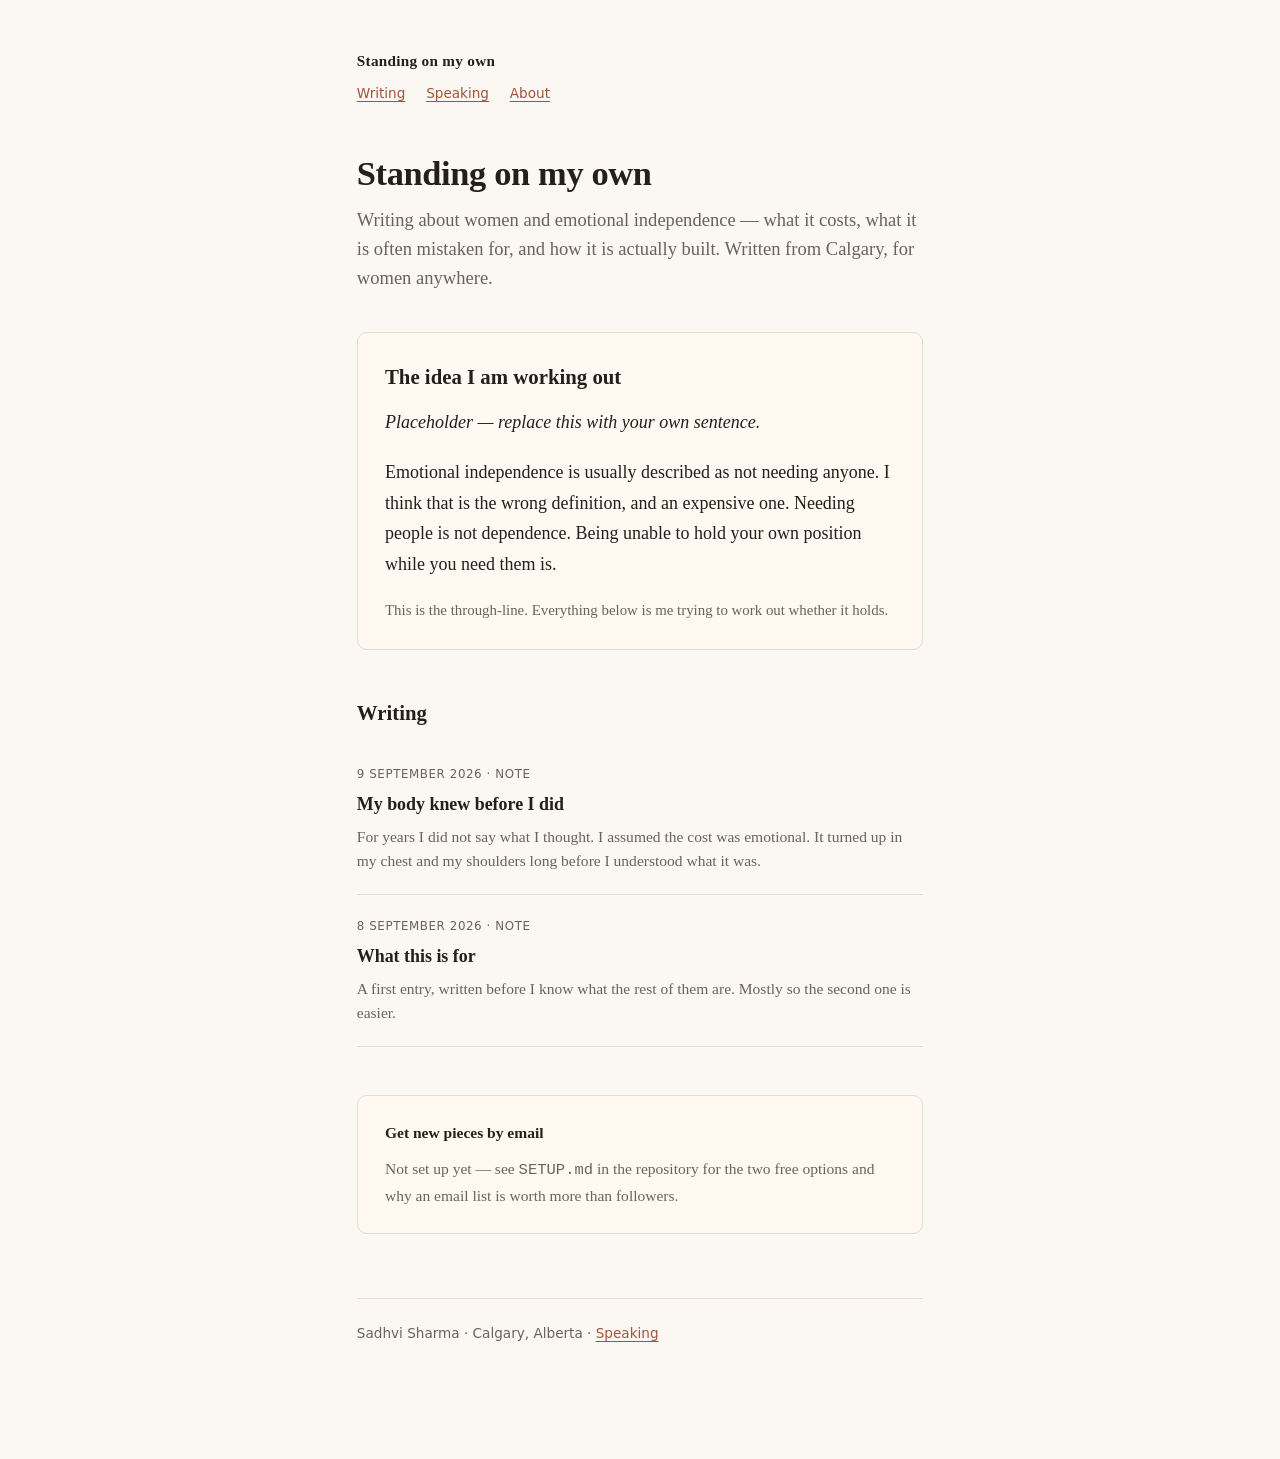
<file: index.html>
<!doctype html>
<html lang="en">
<head>
<meta charset="utf-8">
<meta name="viewport" content="width=device-width, initial-scale=1">
<title>Standing on my own — Sadhvi Sharma</title>
<meta name="description" content="Writing on women and emotional independence. Daily notes, longer essays, and one idea being worked out in public.">
<link rel="stylesheet" href="style.css">
</head>
<body>
<div class="wrap">

<header class="site">
  <a class="name" href="/standing-on-my-own/">Standing on my own</a>
  <nav>
    <a href="/standing-on-my-own/">Writing</a>
    <a href="/standing-on-my-own/speaking.html">Speaking</a>
    <a href="/standing-on-my-own/about.html">About</a>
  </nav>
</header>

<h1>Standing on my own</h1>
<p class="lede">Writing about women and emotional independence — what it costs,
what it is often mistaken for, and how it is actually built. Written from
Calgary, for women anywhere.</p>

<div class="thesis">
  <h2>The idea I am working out</h2>
  <p><em>Placeholder — replace this with your own sentence.</em></p>
  <p>Emotional independence is usually described as not needing anyone. I think
  that is the wrong definition, and an expensive one. Needing people is not
  dependence. Being unable to hold your own position while you need them is.</p>
  <p style="color:var(--muted); font-size:.93rem; margin-bottom:0;">This is the
  through-line. Everything below is me trying to work out whether it holds.</p>
</div>

<h2>Writing</h2>

  <!-- POSTS -->

  <a class="entry" href="2026-09-09-my-body-knew-first.html">
    <span class="d">9 September 2026 · note</span>
    <h3>My body knew before I did</h3>
    <p>For years I did not say what I thought. I assumed the cost was emotional. It turned up in my chest and my shoulders long before I understood what it was.</p>
  </a>

  <a class="entry" href="2026-09-08-what-this-is-for.html">
    <span class="d">8 September 2026 · note</span>
    <h3>What this is for</h3>
    <p>A first entry, written before I know what the rest of them are. Mostly so the second one is easier.</p>
  </a>
  <!-- /POSTS -->

<div class="subscribe">
  <p style="margin-bottom:.6rem;"><b>Get new pieces by email</b></p>
  <p style="margin-bottom:0; color:var(--muted);">Not set up yet — see
  <code>SETUP.md</code> in the repository for the two free options and why an
  email list is worth more than followers.</p>
</div>

<footer>
  <p>Sadhvi Sharma · Calgary, Alberta ·
  <a href="/standing-on-my-own/speaking.html">Speaking</a></p>
</footer>

</div>
</body>
</html>
</file>
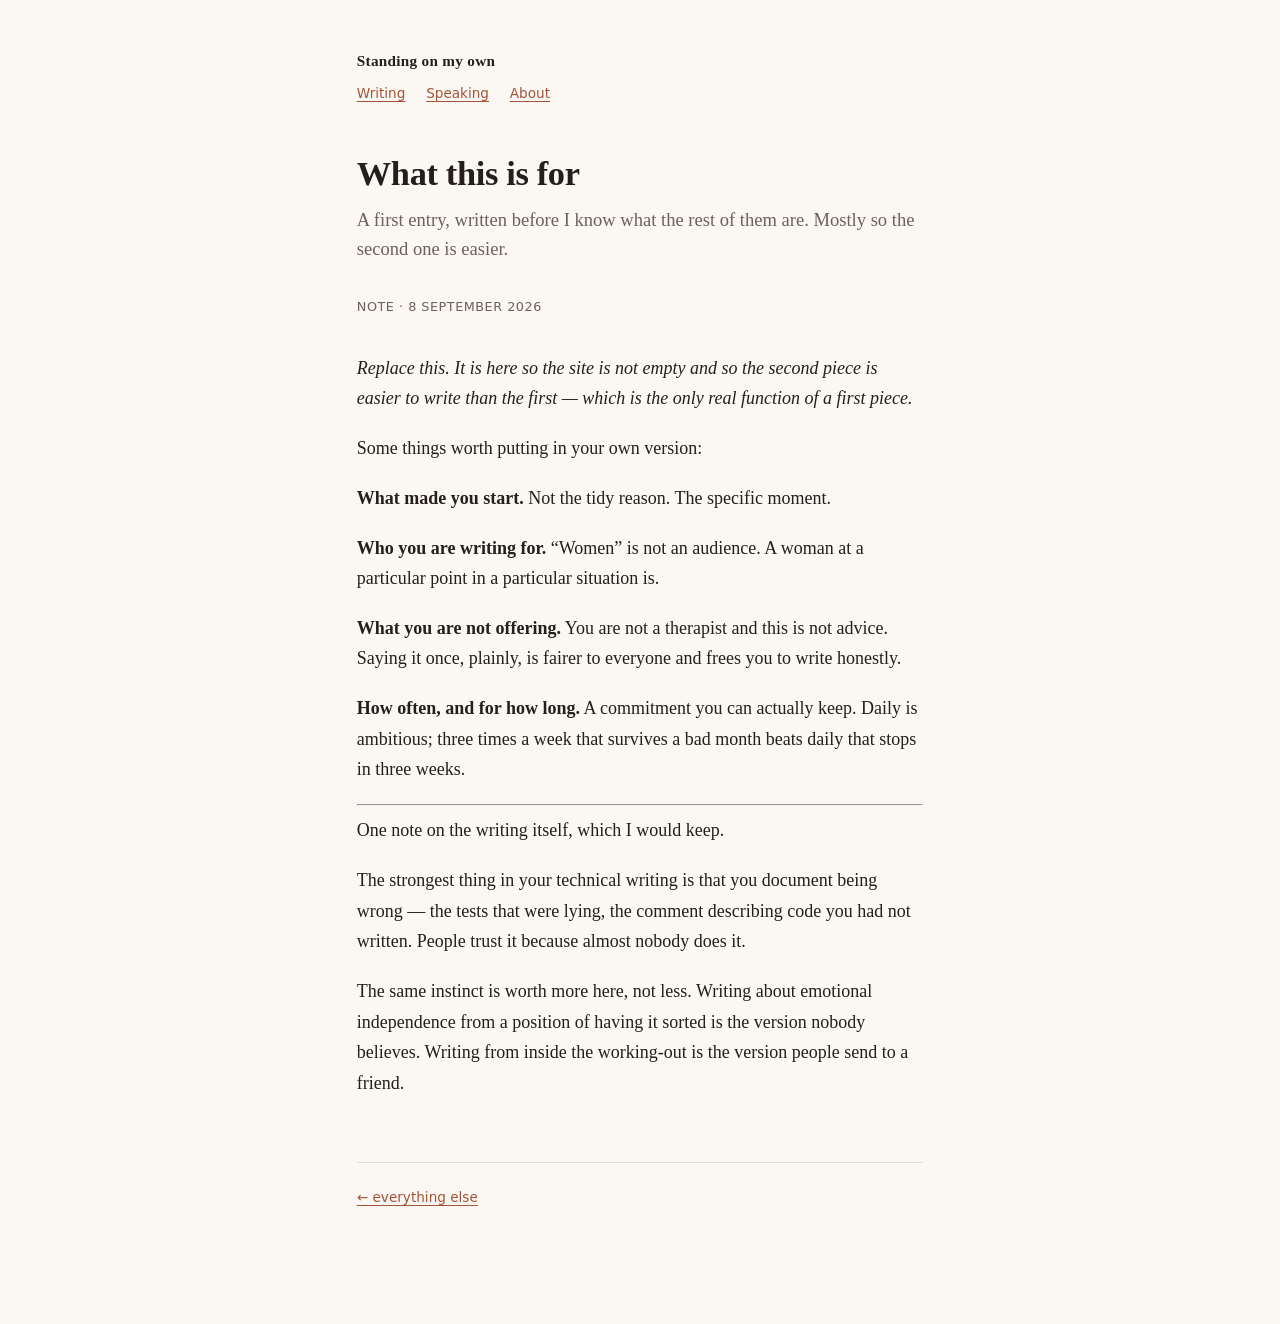
<file: 2026-09-08-what-this-is-for.html>
<!doctype html>
<html lang="en">
<head>
<meta charset="utf-8">
<meta name="viewport" content="width=device-width, initial-scale=1">
<title>What this is for — Sadhvi Sharma</title>
<meta name="description" content="A first entry, written before I know what the rest of them are. Mostly so the second one is easier.">
<link rel="stylesheet" href="style.css">
</head>
<body>
<div class="wrap">

<header class="site">
  <a class="name" href="/standing-on-my-own/">Standing on my own</a>
  <nav>
    <a href="/standing-on-my-own/">Writing</a>
    <a href="/standing-on-my-own/speaking.html">Speaking</a>
    <a href="/standing-on-my-own/about.html">About</a>
  </nav>
</header>

<h1>What this is for</h1>
<p class="lede">A first entry, written before I know what the rest of them are. Mostly so the second one is easier.</p>
<p class="date">note · 8 September 2026</p>

<p><em>Replace this. It is here so the site is not empty and so the second piece is
easier to write than the first — which is the only real function of a first
piece.</em></p>
<p>Some things worth putting in your own version:</p>
<p><strong>What made you start.</strong> Not the tidy reason. The specific moment.</p>
<p><strong>Who you are writing for.</strong> &ldquo;Women&rdquo; is not an audience. A woman at a
particular point in a particular situation is.</p>
<p><strong>What you are not offering.</strong> You are not a therapist and this is not advice.
Saying it once, plainly, is fairer to everyone and frees you to write honestly.</p>
<p><strong>How often, and for how long.</strong> A commitment you can actually keep. Daily is
ambitious; three times a week that survives a bad month beats daily that stops
in three weeks.</p>
<hr />
<p>One note on the writing itself, which I would keep.</p>
<p>The strongest thing in your technical writing is that you document being
wrong — the tests that were lying, the comment describing code you had not
written. People trust it because almost nobody does it.</p>
<p>The same instinct is worth more here, not less. Writing about emotional
independence from a position of having it sorted is the version nobody
believes. Writing from inside the working-out is the version people send to a
friend.</p>

<footer>
  <p><a href="/standing-on-my-own/">← everything else</a></p>
</footer>

</div>
</body>
</html>
</file>
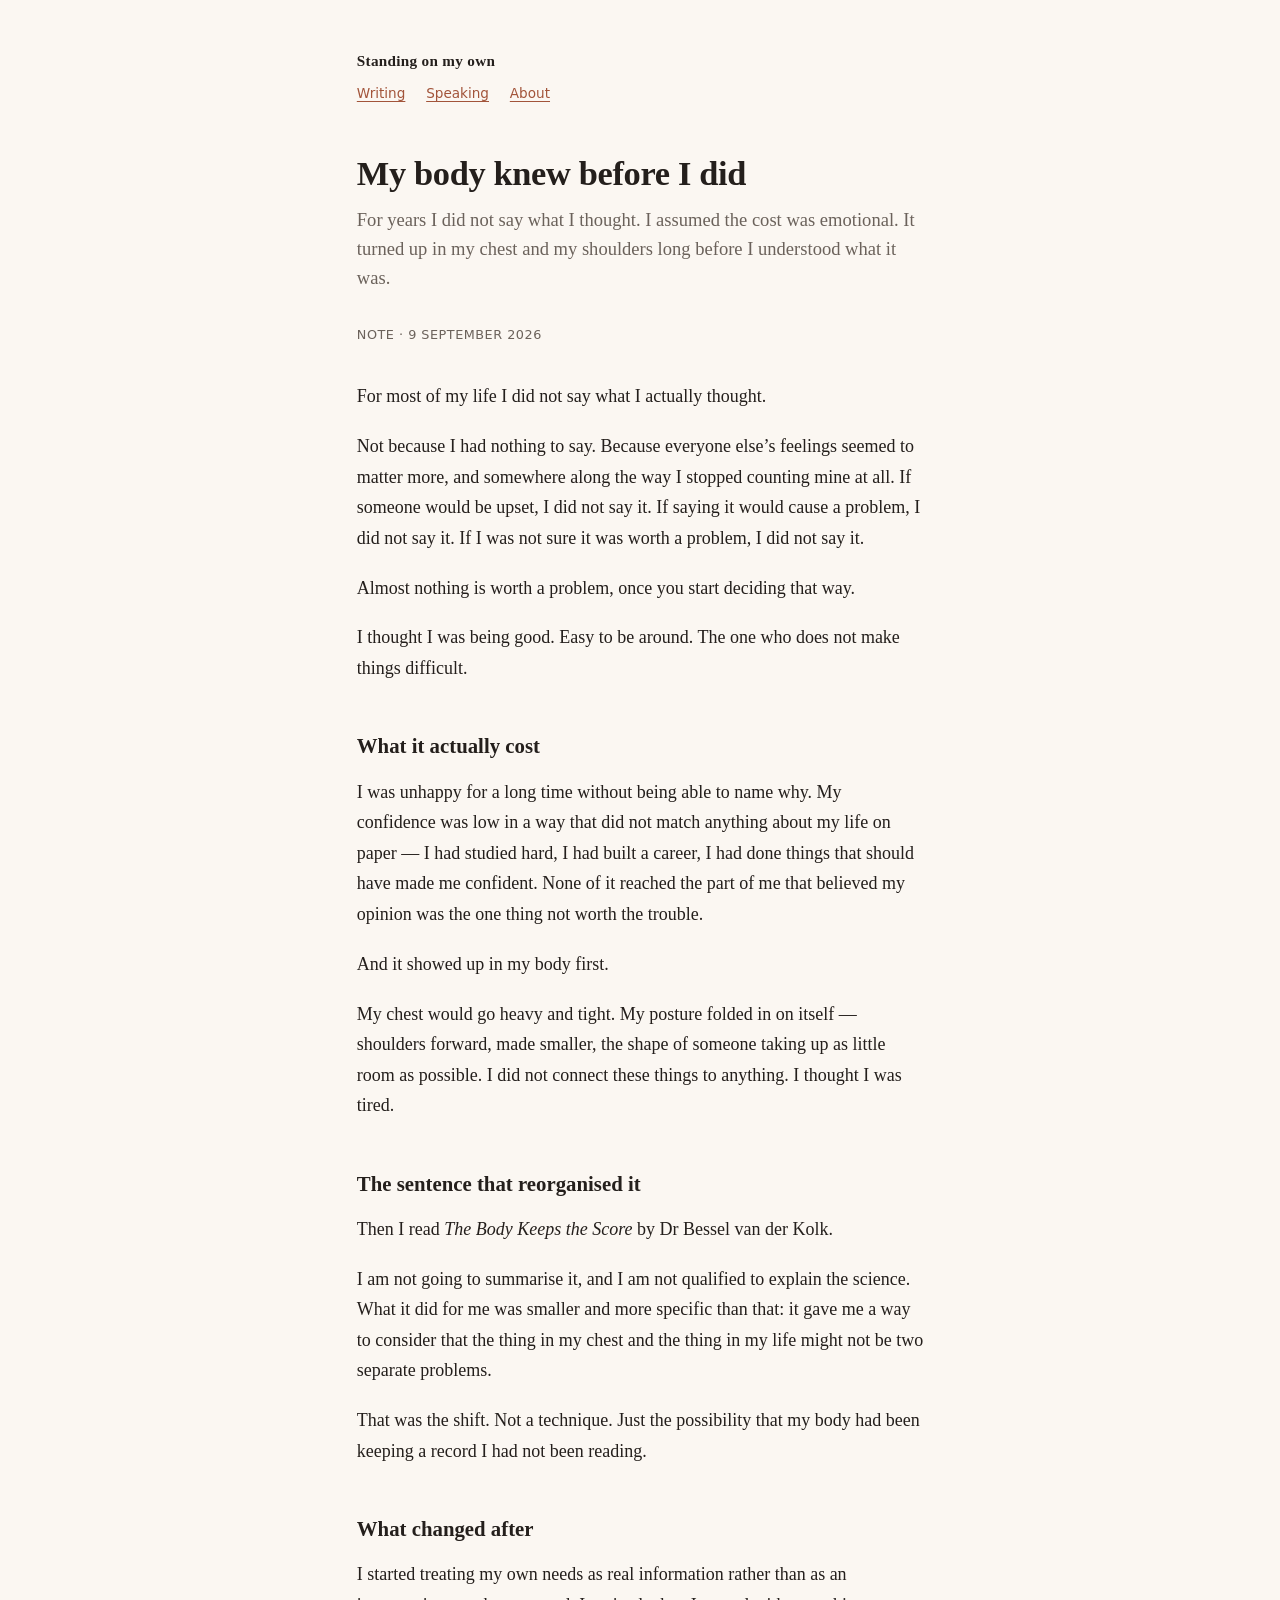
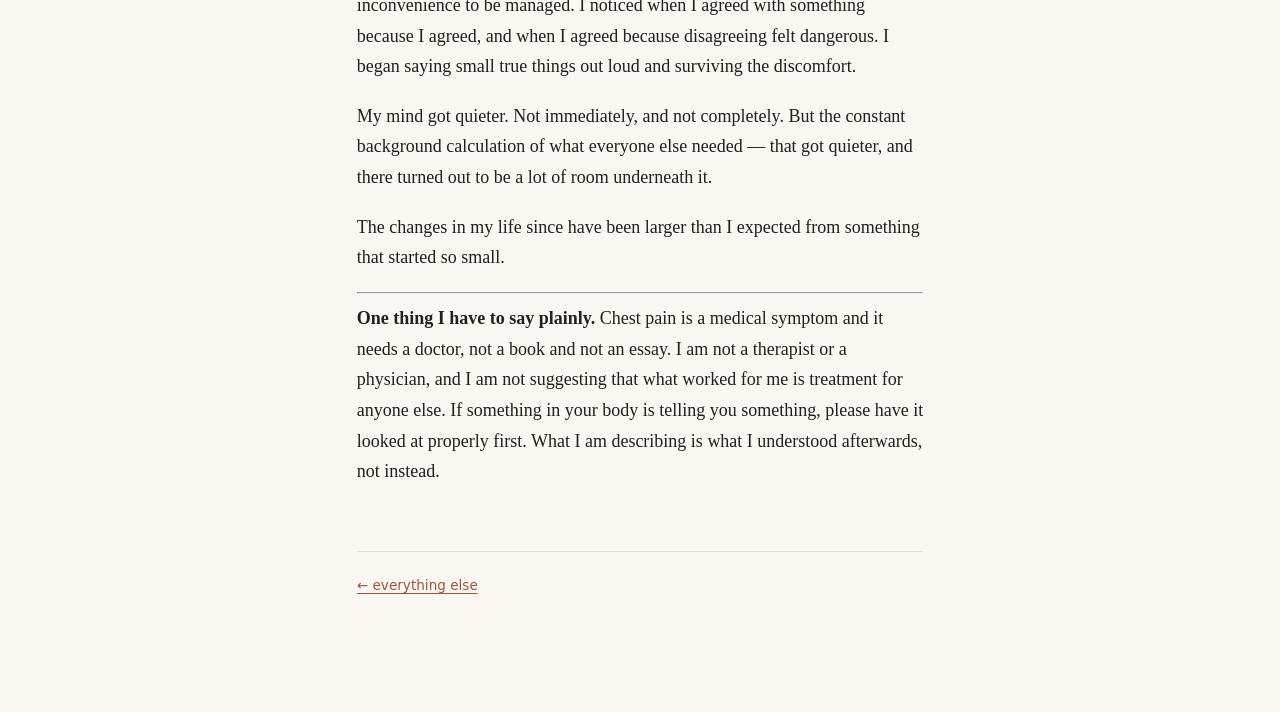
<file: 2026-09-09-my-body-knew-first.html>
<!doctype html>
<html lang="en">
<head>
<meta charset="utf-8">
<meta name="viewport" content="width=device-width, initial-scale=1">
<title>My body knew before I did — Sadhvi Sharma</title>
<meta name="description" content="For years I did not say what I thought. I assumed the cost was emotional. It turned up in my chest and my shoulders long before I understood what it was.">
<link rel="stylesheet" href="style.css">
</head>
<body>
<div class="wrap">

<header class="site">
  <a class="name" href="/standing-on-my-own/">Standing on my own</a>
  <nav>
    <a href="/standing-on-my-own/">Writing</a>
    <a href="/standing-on-my-own/speaking.html">Speaking</a>
    <a href="/standing-on-my-own/about.html">About</a>
  </nav>
</header>

<h1>My body knew before I did</h1>
<p class="lede">For years I did not say what I thought. I assumed the cost was emotional. It turned up in my chest and my shoulders long before I understood what it was.</p>
<p class="date">note · 9 September 2026</p>

<p>For most of my life I did not say what I actually thought.</p>
<p>Not because I had nothing to say. Because everyone else&rsquo;s feelings seemed to
matter more, and somewhere along the way I stopped counting mine at all. If
someone would be upset, I did not say it. If saying it would cause a problem, I
did not say it. If I was not sure it was worth a problem, I did not say it.</p>
<p>Almost nothing is worth a problem, once you start deciding that way.</p>
<p>I thought I was being good. Easy to be around. The one who does not make things
difficult.</p>
<h2>What it actually cost</h2>
<p>I was unhappy for a long time without being able to name why. My confidence was
low in a way that did not match anything about my life on paper — I had studied
hard, I had built a career, I had done things that should have made me
confident. None of it reached the part of me that believed my opinion was the
one thing not worth the trouble.</p>
<p>And it showed up in my body first.</p>
<p>My chest would go heavy and tight. My posture folded in on itself — shoulders
forward, made smaller, the shape of someone taking up as little room as
possible. I did not connect these things to anything. I thought I was tired.</p>
<h2>The sentence that reorganised it</h2>
<p>Then I read <em>The Body Keeps the Score</em> by Dr Bessel van der Kolk.</p>
<p>I am not going to summarise it, and I am not qualified to explain the science.
What it did for me was smaller and more specific than that: it gave me a way to
consider that the thing in my chest and the thing in my life might not be two
separate problems.</p>
<p>That was the shift. Not a technique. Just the possibility that my body had been
keeping a record I had not been reading.</p>
<h2>What changed after</h2>
<p>I started treating my own needs as real information rather than as an
inconvenience to be managed. I noticed when I agreed with something because I
agreed, and when I agreed because disagreeing felt dangerous. I began saying
small true things out loud and surviving the discomfort.</p>
<p>My mind got quieter. Not immediately, and not completely. But the constant
background calculation of what everyone else needed — that got quieter, and
there turned out to be a lot of room underneath it.</p>
<p>The changes in my life since have been larger than I expected from something
that started so small.</p>
<hr />
<p><strong>One thing I have to say plainly.</strong> Chest pain is a medical symptom and it
needs a doctor, not a book and not an essay. I am not a therapist or a
physician, and I am not suggesting that what worked for me is treatment for
anyone else. If something in your body is telling you something, please have it
looked at properly first. What I am describing is what I understood afterwards,
not instead.</p>

<footer>
  <p><a href="/standing-on-my-own/">← everything else</a></p>
</footer>

</div>
</body>
</html>
</file>
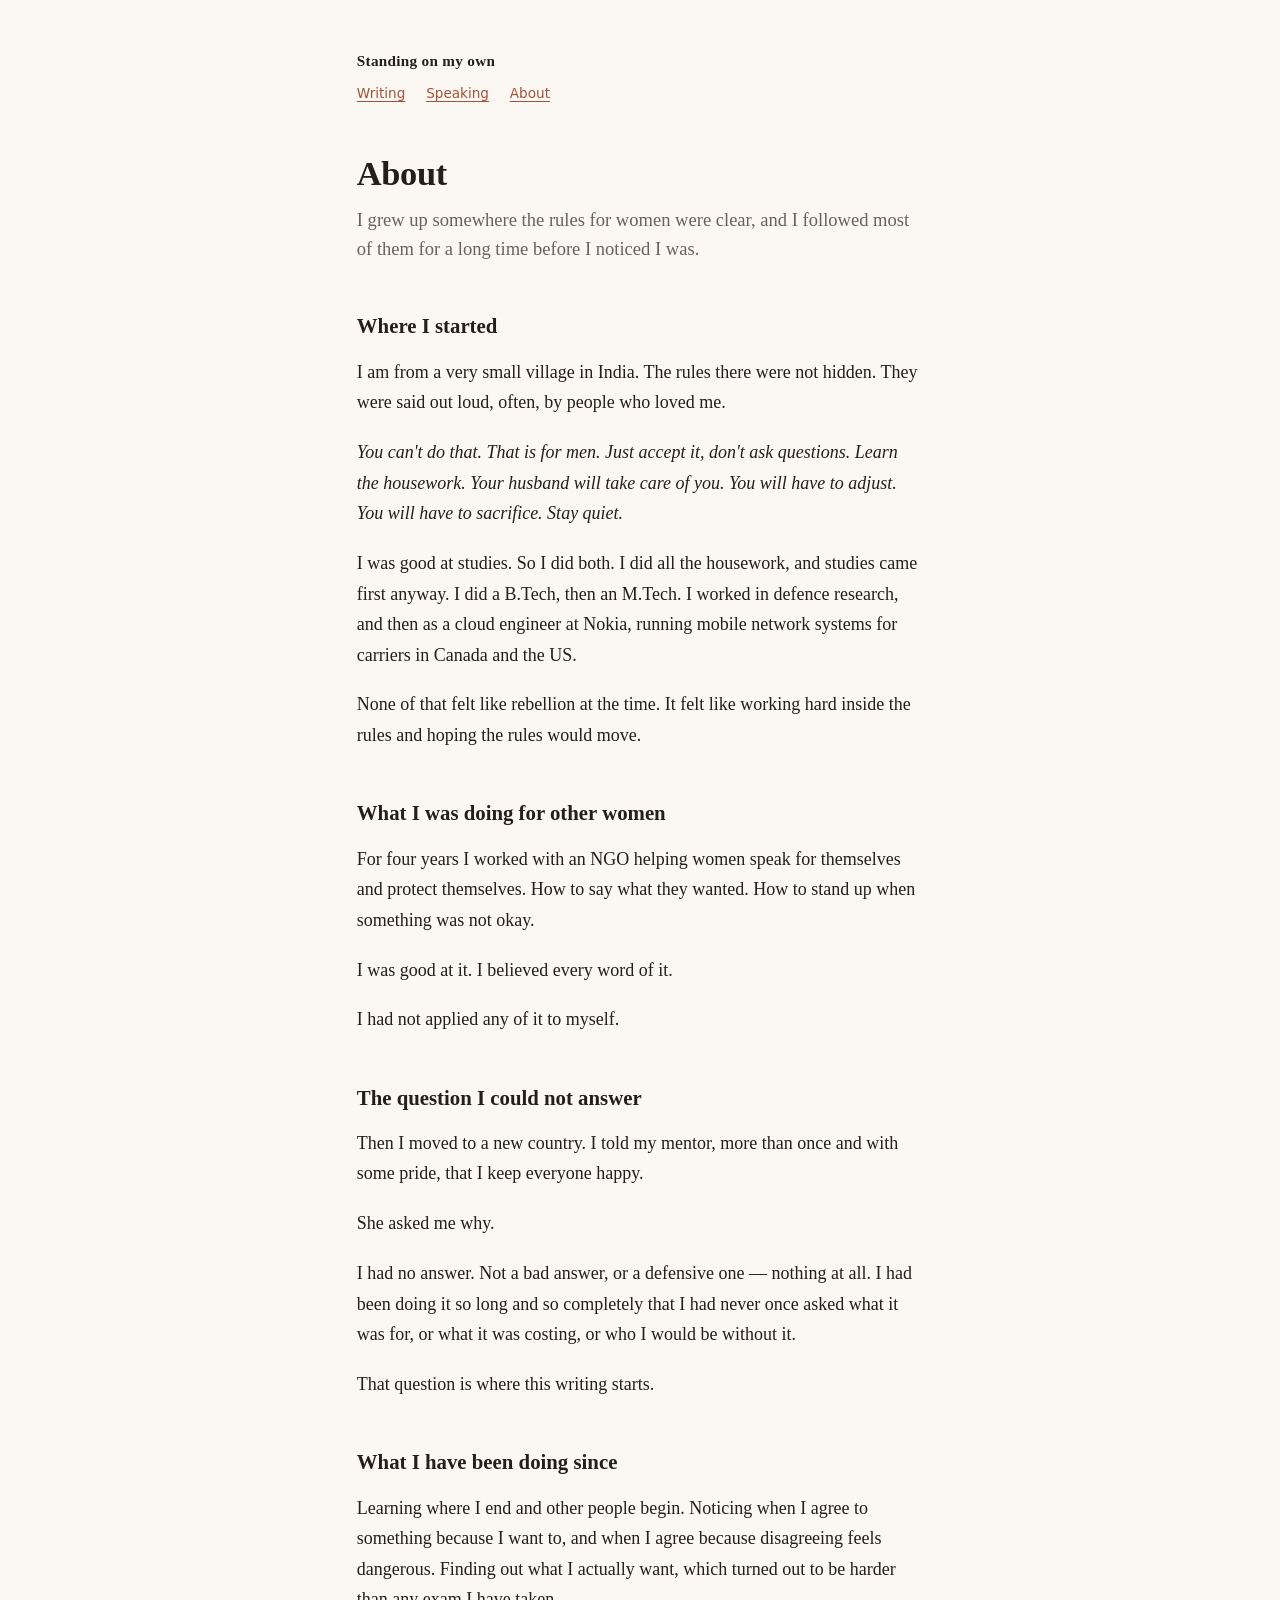
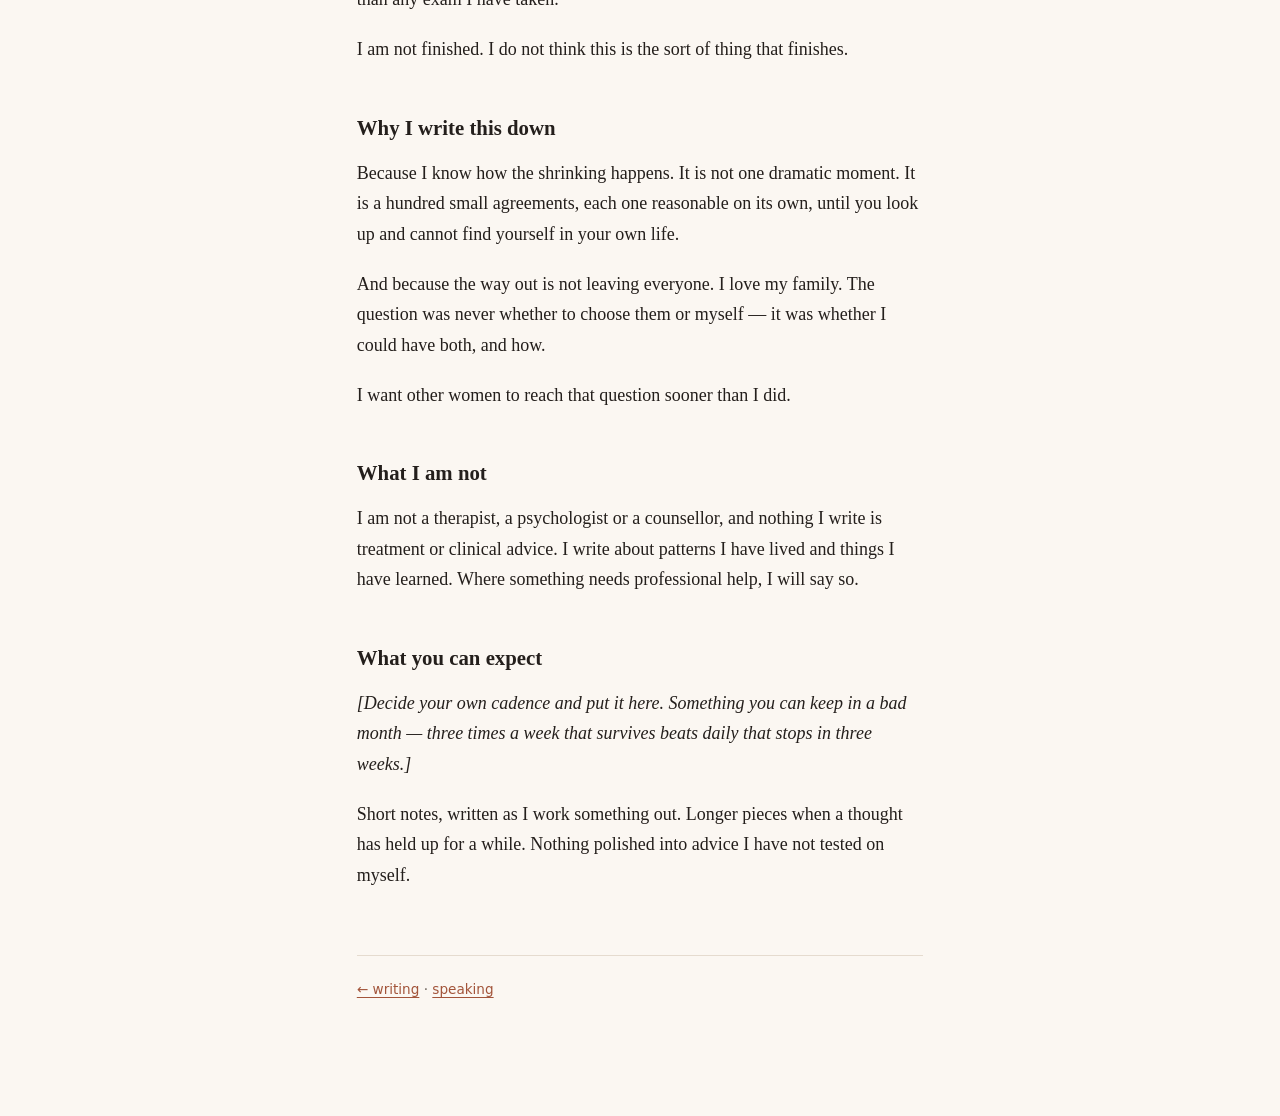
<file: about.html>
<!doctype html>
<html lang="en">
<head>
<meta charset="utf-8">
<meta name="viewport" content="width=device-width, initial-scale=1">
<title>About — Sadhvi Sharma</title>
<meta name="description" content="I grew up in a village where the rules for women were clear. This is what I have learned since about not shrinking to fit them.">
<link rel="stylesheet" href="style.css">
</head>
<body>
<div class="wrap">

<header class="site">
  <a class="name" href="/standing-on-my-own/">Standing on my own</a>
  <nav>
    <a href="/standing-on-my-own/">Writing</a>
    <a href="/standing-on-my-own/speaking.html">Speaking</a>
    <a href="/standing-on-my-own/about.html">About</a>
  </nav>
</header>

<h1>About</h1>
<p class="lede">I grew up somewhere the rules for women were clear, and I
followed most of them for a long time before I noticed I was.</p>

<h2>Where I started</h2>

<p>I am from a very small village in India. The rules there were not hidden.
They were said out loud, often, by people who loved me.</p>

<p><em>You can't do that. That is for men. Just accept it, don't ask questions.
Learn the housework. Your husband will take care of you. You will have to
adjust. You will have to sacrifice. Stay quiet.</em></p>

<p>I was good at studies. So I did both. I did all the housework, and studies
came first anyway. I did a B.Tech, then an M.Tech. I worked in defence research,
and then as a cloud engineer at Nokia, running mobile network systems for
carriers in Canada and the US.</p>

<p>None of that felt like rebellion at the time. It felt like working hard
inside the rules and hoping the rules would move.</p>

<h2>What I was doing for other women</h2>

<p>For four years I worked with an NGO helping women speak for themselves and
protect themselves. How to say what they wanted. How to stand up when something
was not okay.</p>

<p>I was good at it. I believed every word of it.</p>

<p>I had not applied any of it to myself.</p>

<h2>The question I could not answer</h2>

<p>Then I moved to a new country. I told my mentor, more than once and with
some pride, that I keep everyone happy.</p>

<p>She asked me why.</p>

<p>I had no answer. Not a bad answer, or a defensive one — nothing at all. I
had been doing it so long and so completely that I had never once asked what it
was for, or what it was costing, or who I would be without it.</p>

<p>That question is where this writing starts.</p>

<h2>What I have been doing since</h2>

<p>Learning where I end and other people begin. Noticing when I agree to
something because I want to, and when I agree because disagreeing feels
dangerous. Finding out what I actually want, which turned out to be harder than
any exam I have taken.</p>

<p>I am not finished. I do not think this is the sort of thing that finishes.</p>

<h2>Why I write this down</h2>

<p>Because I know how the shrinking happens. It is not one dramatic moment. It
is a hundred small agreements, each one reasonable on its own, until you look up
and cannot find yourself in your own life.</p>

<p>And because the way out is not leaving everyone. I love my family. The
question was never whether to choose them or myself — it was whether I could
have both, and how.</p>

<p>I want other women to reach that question sooner than I did.</p>

<h2>What I am not</h2>

<p>I am not a therapist, a psychologist or a counsellor, and nothing I write is
treatment or clinical advice. I write about patterns I have lived and things I
have learned. Where something needs professional help, I will say so.</p>

<h2>What you can expect</h2>

<p><em>[Decide your own cadence and put it here. Something you can keep in a
bad month — three times a week that survives beats daily that stops in three
weeks.]</em></p>

<p>Short notes, written as I work something out. Longer pieces when a thought
has held up for a while. Nothing polished into advice I have not tested on
myself.</p>

<footer>
  <p><a href="/standing-on-my-own/">← writing</a> ·
  <a href="/standing-on-my-own/speaking.html">speaking</a></p>
</footer>

</div>
</body>
</html>
</file>
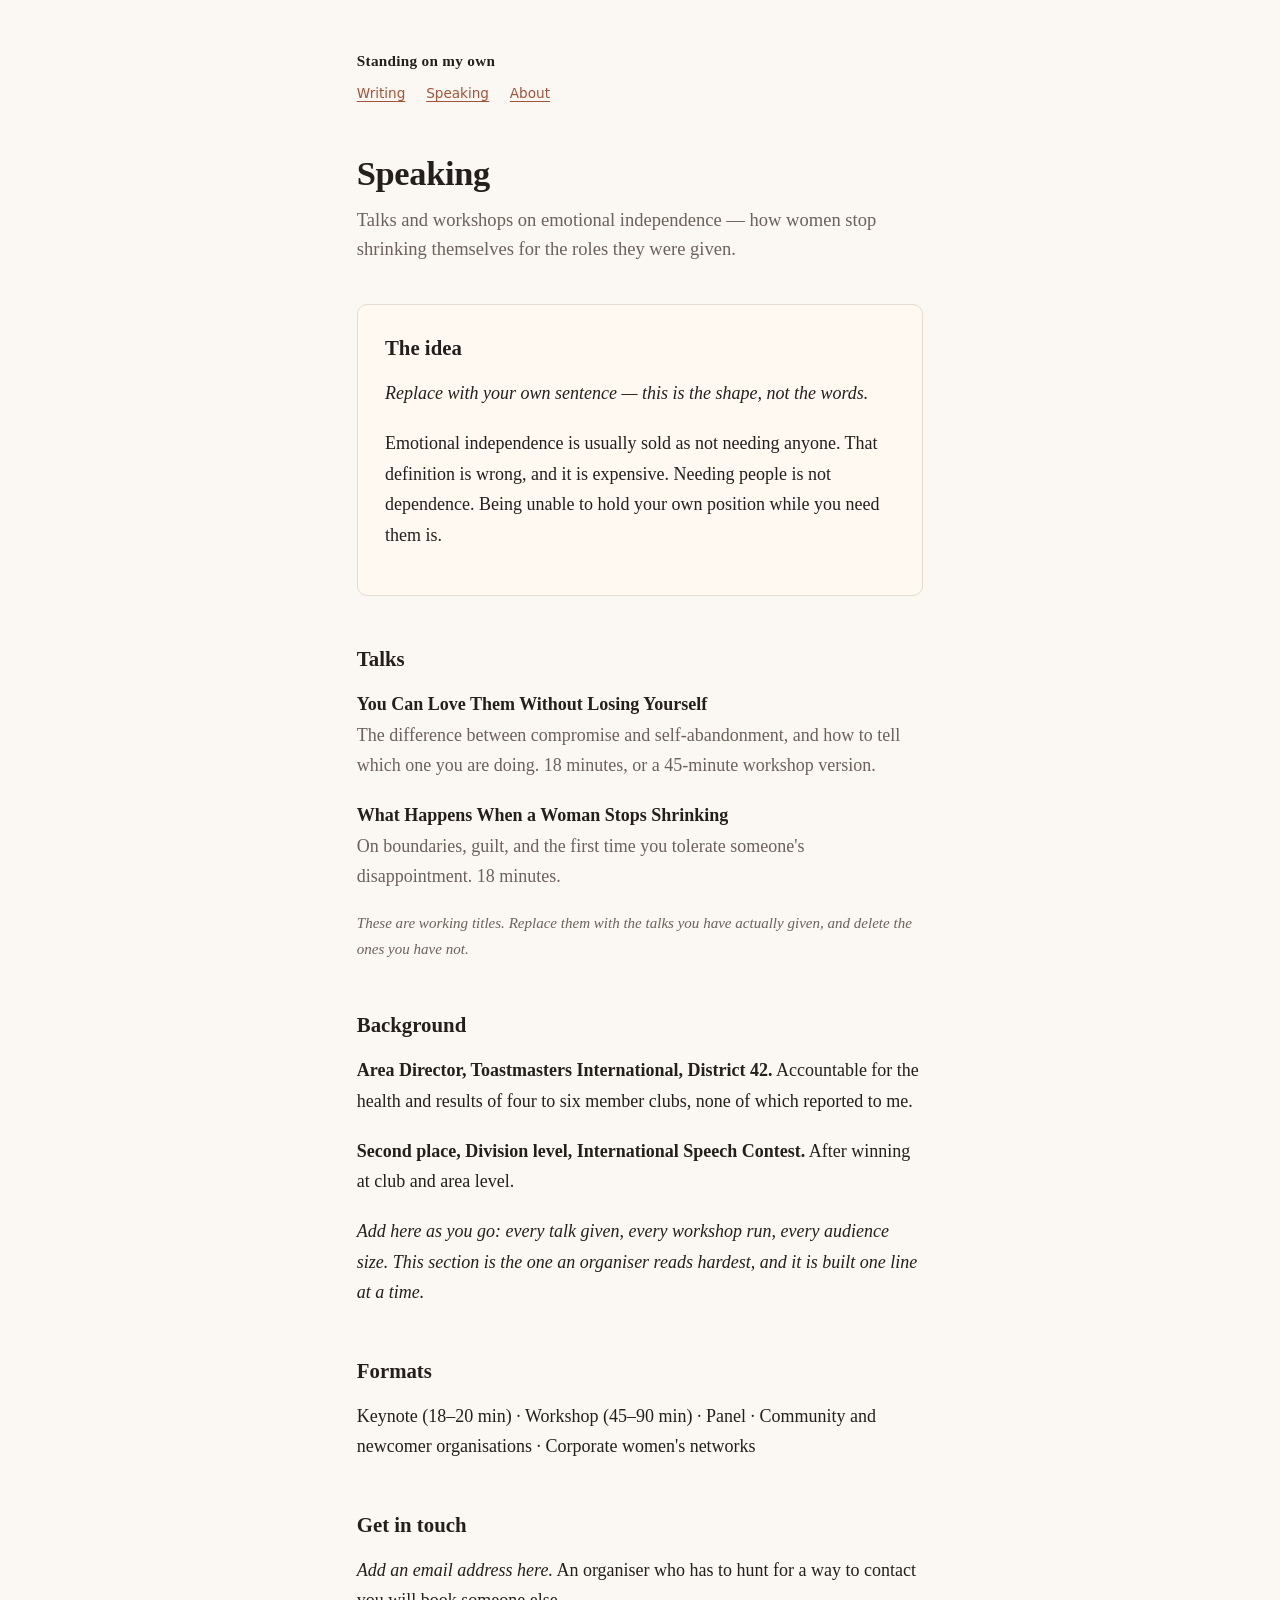
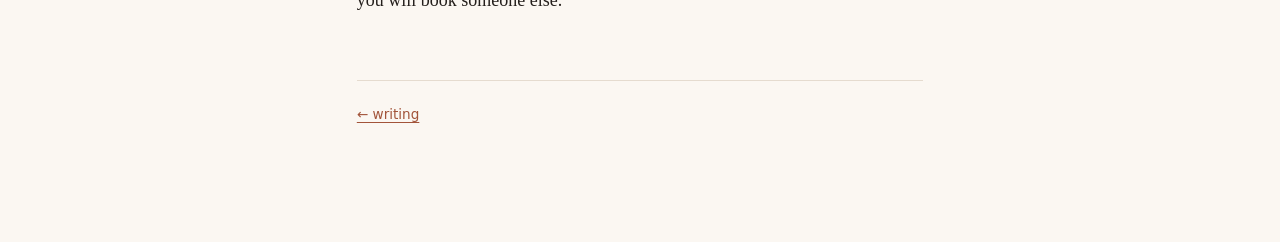
<file: speaking.html>
<!doctype html>
<html lang="en">
<head>
<meta charset="utf-8">
<meta name="viewport" content="width=device-width, initial-scale=1">
<title>Speaking — Sadhvi Sharma</title>
<meta name="description" content="Talks and workshops on women's emotional independence — confidence, boundaries, and building a life of your own.">
<link rel="stylesheet" href="style.css">
</head>
<body>
<div class="wrap">

<header class="site">
  <a class="name" href="/standing-on-my-own/">Standing on my own</a>
  <nav>
    <a href="/standing-on-my-own/">Writing</a>
    <a href="/standing-on-my-own/speaking.html">Speaking</a>
    <a href="/standing-on-my-own/about.html">About</a>
  </nav>
</header>

<h1>Speaking</h1>
<p class="lede">Talks and workshops on emotional independence — how women stop
shrinking themselves for the roles they were given.</p>

<div class="thesis">
  <h2>The idea</h2>
  <p><em>Replace with your own sentence — this is the shape, not the words.</em></p>
  <p>Emotional independence is usually sold as not needing anyone. That
  definition is wrong, and it is expensive. Needing people is not dependence.
  Being unable to hold your own position while you need them is.</p>
</div>

<h2>Talks</h2>

<p><strong>You Can Love Them Without Losing Yourself</strong><br>
<span style="color:var(--muted);">The difference between compromise and
self-abandonment, and how to tell which one you are doing. 18 minutes, or a
45-minute workshop version.</span></p>

<p><strong>What Happens When a Woman Stops Shrinking</strong><br>
<span style="color:var(--muted);">On boundaries, guilt, and the first time you
tolerate someone's disappointment. 18 minutes.</span></p>

<p style="color:var(--muted); font-size:.94rem;"><em>These are working titles.
Replace them with the talks you have actually given, and delete the ones you
have not.</em></p>

<h2>Background</h2>

<p><strong>Area Director, Toastmasters International, District 42.</strong>
Accountable for the health and results of four to six member clubs, none of
which reported to me.</p>

<p><strong>Second place, Division level, International Speech Contest.</strong>
After winning at club and area level.</p>

<p><em>Add here as you go: every talk given, every workshop run, every audience
size. This section is the one an organiser reads hardest, and it is built one
line at a time.</em></p>

<h2>Formats</h2>

<p>Keynote (18–20 min) · Workshop (45–90 min) · Panel · Community and
newcomer organisations · Corporate women's networks</p>

<h2>Get in touch</h2>

<p><em>Add an email address here.</em> An organiser who has to hunt for a way
to contact you will book someone else.</p>

<footer>
  <p><a href="/standing-on-my-own/">← writing</a></p>
</footer>

</div>
</body>
</html>
</file>
<file: style.css>
:root {
  --bg: #fbf7f2; --fg: #241f1c; --muted: #6b625b; --rule: #e5dbcf;
  --accent: #a2543a; --soft: #fff9f2; --quote: #8a6b52;
}
@media (prefers-color-scheme: dark) {
  :root:not([data-theme="light"]) {
    --bg: #171412; --fg: #ece5dd; --muted: #a2978d; --rule: #2f2925;
    --accent: #d99772; --soft: #1d1917; --quote: #c0a98f;
  }
}
:root[data-theme="dark"] {
  --bg: #171412; --fg: #ece5dd; --muted: #a2978d; --rule: #2f2925;
  --accent: #d99772; --soft: #1d1917; --quote: #c0a98f;
}
* { box-sizing: border-box; }
body {
  margin: 0; background: var(--bg); color: var(--fg);
  font: 18px/1.7 "Iowan Old Style", Charter, Palatino, Georgia, serif;
  -webkit-font-smoothing: antialiased;
}
.wrap { max-width: 38rem; margin: 0 auto; padding: 3rem 1.3rem 6rem; }
a { color: var(--accent); text-underline-offset: 3px; }
header.site { margin-bottom: 3rem; }
header.site .name { font-size: .95rem; letter-spacing: .02em; font-weight: 600;
                    text-decoration: none; color: var(--fg); display: block; margin-bottom: .5rem; }
header.site nav { display: flex; gap: 1.3rem; font-size: .85rem;
                  font-family: system-ui, sans-serif; }
h1 { font-size: 2.15rem; line-height: 1.22; text-wrap: balance; margin: 0 0 .7rem;
     letter-spacing: -.01em; }
h2 { font-size: 1.3rem; margin: 2.8rem 0 .8rem; text-wrap: balance; }
.lede { font-size: 1.16rem; color: var(--muted); margin: 0 0 2rem; line-height: 1.55; }
.date { font-family: system-ui, sans-serif; font-size: .8rem; color: var(--muted);
        letter-spacing: .04em; text-transform: uppercase; margin: 0 0 2.2rem; }
p { margin: 0 0 1.2rem; }
blockquote { margin: 2rem 0; padding: 0 0 0 1.3rem; border-left: 2px solid var(--accent);
             color: var(--quote); font-style: italic; font-size: 1.06rem; }
.entry { display: block; text-decoration: none; color: inherit; padding: 1.3rem 0;
         border-bottom: 1px solid var(--rule); }
.entry:hover h3 { color: var(--accent); }
.entry h3 { margin: 0 0 .35rem; font-size: 1.12rem; font-weight: 600; }
.entry p { margin: 0; color: var(--muted); font-size: .97rem; line-height: 1.55; }
.entry .d { font-family: system-ui, sans-serif; font-size: .74rem; color: var(--muted);
            text-transform: uppercase; letter-spacing: .05em; display: block; margin-bottom: .3rem; }
.thesis { background: var(--soft); border: 1px solid var(--rule); border-radius: 10px;
          padding: 1.6rem 1.7rem; margin: 2.5rem 0; }
.thesis h2 { margin-top: 0; }
.subscribe { background: var(--soft); border: 1px solid var(--rule); border-radius: 10px;
             padding: 1.5rem 1.7rem; margin: 3rem 0 0; }
.subscribe p { font-size: .97rem; }
footer { border-top: 1px solid var(--rule); margin-top: 4rem; padding-top: 1.4rem;
         font-family: system-ui, sans-serif; font-size: .85rem; color: var(--muted); }
</file>
